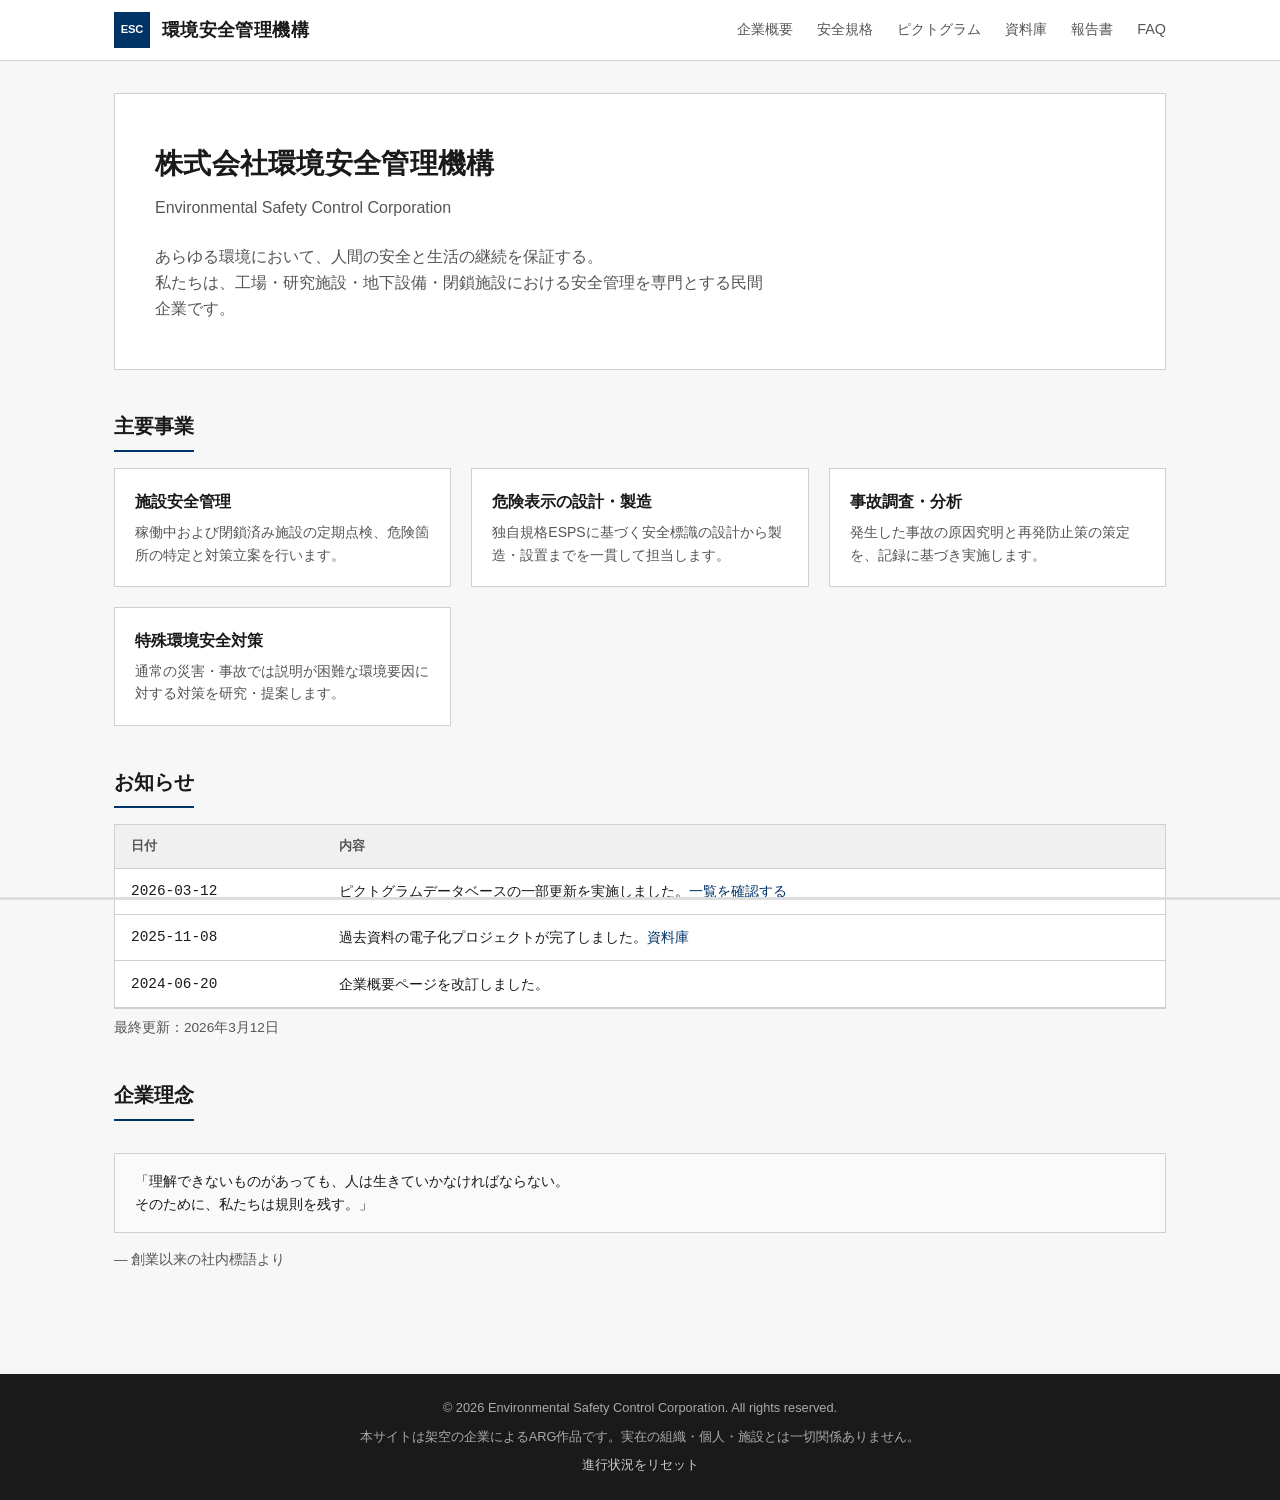
<file: index.html>
<!DOCTYPE html>
<html lang="ja">
<head>
  <meta charset="UTF-8">
  <meta name="viewport" content="width=device-width, initial-scale=1">
  <title>株式会社環境安全管理機構 | E.S.C.</title>
  <meta name="description" content="あらゆる環境において、人間の安全と生活の継続を保証する。施設安全管理・危険表示設計・事故調査分析。">
  <link rel="stylesheet" href="css/style.css">
</head>
<body>
  <header class="site-header">
    <div class="header-inner">
      <a href="index.html" class="logo">
        <span class="logo-mark">ESC</span>
        <span>環境安全管理機構</span>
      </a>
      <nav class="nav">
        <a href="about.html">企業概要</a>
        <a href="standards.html">安全規格</a>
        <a href="pictograms.html">ピクトグラム</a>
        <a href="archive.html">資料庫</a>
        <a href="reports.html">報告書</a>
        <a href="faq.html">FAQ</a>
      </nav>
    </div>
  </header>

  <main class="main">
    <section class="hero">
      <h1>株式会社環境安全管理機構</h1>
      <p class="tagline">Environmental Safety Control Corporation</p>
      <p>
        あらゆる環境において、人間の安全と生活の継続を保証する。<br>
        私たちは、工場・研究施設・地下設備・閉鎖施設における安全管理を専門とする民間企業です。
      </p>
    </section>

    <section class="section">
      <h2 class="section-title">主要事業</h2>
      <div class="card-grid">
        <div class="card">
          <h3>施設安全管理</h3>
          <p>稼働中および閉鎖済み施設の定期点検、危険箇所の特定と対策立案を行います。</p>
        </div>
        <div class="card">
          <h3>危険表示の設計・製造</h3>
          <p>独自規格ESPSに基づく安全標識の設計から製造・設置までを一貫して担当します。</p>
        </div>
        <div class="card">
          <h3>事故調査・分析</h3>
          <p>発生した事故の原因究明と再発防止策の策定を、記録に基づき実施します。</p>
        </div>
        <div class="card">
          <h3>特殊環境安全対策</h3>
          <p>通常の災害・事故では説明が困難な環境要因に対する対策を研究・提案します。</p>
        </div>
      </div>
    </section>

    <section class="section">
      <h2 class="section-title">お知らせ</h2>
      <div class="table-wrap">
        <table>
          <thead>
            <tr>
              <th>日付</th>
              <th>内容</th>
            </tr>
          </thead>
          <tbody>
            <tr>
              <td class="mono">2026-03-12</td>
              <td>ピクトグラムデータベースの一部更新を実施しました。<a href="pictograms.html">一覧を確認する</a></td>
            </tr>
            <tr>
              <td class="mono">2025-11-08</td>
              <td>過去資料の電子化プロジェクトが完了しました。<a href="archive.html">資料庫</a></td>
            </tr>
            <tr>
              <td class="mono">2024-06-20</td>
              <td>企業概要ページを改訂しました。</td>
            </tr>
            <tr id="update-log-row" class="hidden">
              <td class="mono">1998-11-17</td>
              <td>
                ESC-000：帰還標識　制定者：水野　<span class="badge badge-ok">水野：確認済み</span>
              </td>
            </tr>
          </tbody>
        </table>
      </div>
      <p class="small muted mt-1">最終更新：2026年3月12日</p>
    </section>

    <section class="section">
      <h2 class="section-title">企業理念</h2>
      <div class="notice">
        「理解できないものがあっても、人は生きていかなければならない。<br>
        そのために、私たちは規則を残す。」
      </div>
      <p class="muted small mt-2">— 創業以来の社内標語より</p>
    </section>
  </main>

  <footer class="site-footer">
    <p>© 2026 Environmental Safety Control Corporation. All rights reserved.</p>
    <p class="mt-1">本サイトは架空の企業によるARG作品です。実在の組織・個人・施設とは一切関係ありません。</p>
    <p class="mt-1"><a href="#" onclick="ESC.resetProgress();return false;">進行状況をリセット</a></p>
  </footer>

  <script src="js/main.js"></script>
  <script>
    document.addEventListener('DOMContentLoaded', () => {
      const row = document.getElementById('update-log-row');
      if (!row) return;

      // Temporary appearance of "水野：確認済み"
      // Shows only on the first visit to top after reconstruction, then disappears on reload.
      if (ESC.hasFlag('reconstructed_000') && !ESC.hasFlag('mizuno_confirm_seen')) {
        row.classList.remove('hidden');
        ESC.setFlag('mizuno_confirm_seen');
      } else {
        row.classList.add('hidden');
      }
    });
  </script>
</body>
</html>
</file>
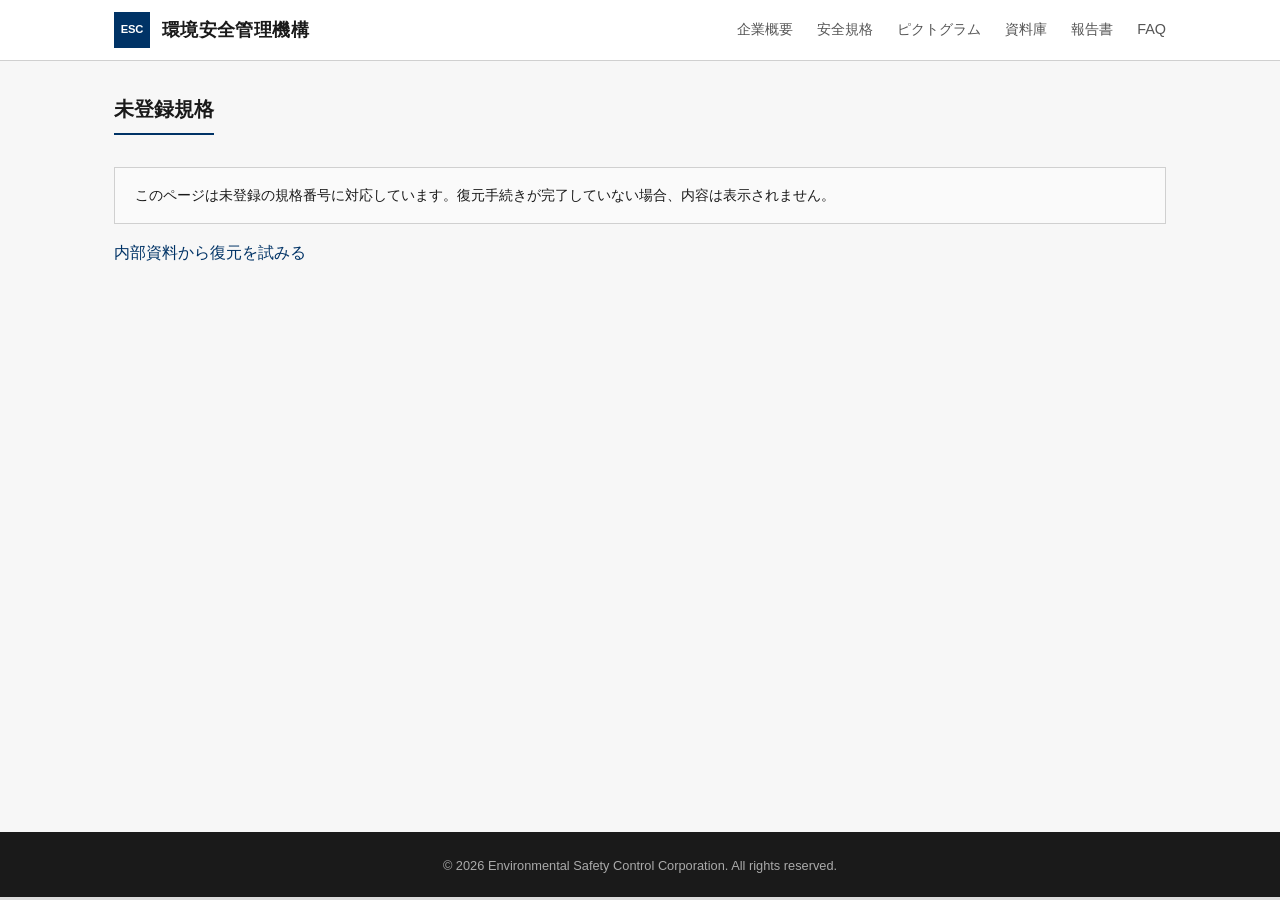
<file: 000.html>
<!DOCTYPE html>
<html lang="ja">
<head>
  <meta charset="UTF-8">
  <meta name="viewport" content="width=device-width, initial-scale=1">
  <title>ESC-000 帰還標識 | 株式会社環境安全管理機構</title>
  <link rel="stylesheet" href="css/style.css">
  <style>
    .handwritten-svg {
      filter: url(#paper-rough);
    }
    .secret-gate {
      max-width: 480px;
      margin: 2.5rem auto 0;
      padding: 1.5rem;
      border: 1px solid var(--border);
      background: var(--bg-alt);
      text-align: left;
    }
    .secret-gate h3 {
      font-size: 0.95rem;
      margin-bottom: 0.75rem;
    }
    .compare-note {
      font-size: 0.85rem;
      color: var(--text-muted);
      margin-top: 1rem;
      line-height: 1.6;
    }
  </style>
</head>
<body>
  <header class="site-header">
    <div class="header-inner">
      <a href="index.html" class="logo">
        <span class="logo-mark">ESC</span>
        <span>環境安全管理機構</span>
      </a>
      <nav class="nav">
        <a href="about.html">企業概要</a>
        <a href="standards.html">安全規格</a>
        <a href="pictograms.html">ピクトグラム</a>
        <a href="archive.html">資料庫</a>
        <a href="reports.html">報告書</a>
        <a href="faq.html">FAQ</a>
      </nav>
    </div>
  </header>

  <main class="main">
    <!-- Locked until reconstruction -->
    <div id="locked-view">
      <h1 class="section-title">未登録規格</h1>
      <div class="notice">
        このページは未登録の規格番号に対応しています。復元手続きが完了していない場合、内容は表示されません。
      </div>
      <p class="muted mt-2"><a href="internal.html">内部資料から復元を試みる</a></p>
    </div>

    <!-- TRUE END content -->
    <div id="unlocked-view" class="hidden">
      <div class="ending-screen">
        <h1>ESC-000　帰還標識</h1>

        <!-- Official SVG -->
        <div style="margin:1.5rem auto;width:150px;">
          <svg viewBox="0 0 100 100" xmlns="http://www.w3.org/2000/svg" style="width:100%;height:auto;">
            <!-- Left figure facing us -->
            <circle cx="32" cy="28" r="11" fill="none" stroke="#1a1a1a" stroke-width="2.5"/>
            <rect x="23" y="42" width="18" height="28" fill="none" stroke="#1a1a1a" stroke-width="2.5"/>
            <line x1="23" y1="52" x2="12" y2="68" stroke="#1a1a1a" stroke-width="2.5"/>
            <line x1="41" y1="52" x2="48" y2="64" stroke="#1a1a1a" stroke-width="2.5"/>
            <line x1="27" y1="70" x2="22" y2="90" stroke="#1a1a1a" stroke-width="2.5"/>
            <line x1="37" y1="70" x2="42" y2="90" stroke="#1a1a1a" stroke-width="2.5"/>
            <!-- Right figure turned away -->
            <circle cx="70" cy="28" r="11" fill="none" stroke="#1a1a1a" stroke-width="2.5"/>
            <rect x="61" y="42" width="18" height="28" fill="none" stroke="#1a1a1a" stroke-width="2.5"/>
            <line x1="61" y1="52" x2="54" y2="64" stroke="#1a1a1a" stroke-width="2.5"/>
            <line x1="79" y1="52" x2="88" y2="68" stroke="#1a1a1a" stroke-width="2.5"/>
            <line x1="65" y1="70" x2="60" y2="90" stroke="#1a1a1a" stroke-width="2.5"/>
            <line x1="75" y1="70" x2="80" y2="90" stroke="#1a1a1a" stroke-width="2.5"/>
            <line x1="66" y1="24" x2="74" y2="24" stroke="#1a1a1a" stroke-width="2"/>
          </svg>
        </div>

        <p class="mono">制定日：1998年11月17日</p>
        <p class="mono">制定者：水野</p>
        <p class="mono">適用条件：不明</p>
        <p class="mono">使用実績：記録なし</p>

        <div class="epilogue">
          <p>机上の図面と、同日の音声以外に、制定経緯を示す文書はない。</p>
          <p class="mt-2">図面の人物は二人。一方は正面、一方は背を向けている。</p>
        </div>

        <p class="mt-3 muted small">TRUE END — 帰還者</p>
        <p class="mt-2"><a href="index.html" id="back-to-top">トップページへ戻る</a></p>
      </div>

      <!-- Secret gate: stricter conditions -->
      <div class="secret-gate" id="secret-gate">
        <h3>記録照合</h3>
        <p class="small" style="margin-bottom:0.5rem;">
         「誰のためのものでもないさ。」
        </p>
        <div class="puzzle-input">
          <input type="text" id="secret-input" placeholder="例：……" maxlength="20" autocomplete="off">
          <button type="button" onclick="trySecretUnlock()">照会</button>
        </div>
        <div class="puzzle-feedback" id="secret-feedback"></div>
      </div>

      <!-- SECRET END content (hidden until unlocked) -->
      <div id="secret-section" class="hidden" style="margin-top:2.5rem;">
        <div class="paper scan">
          <div class="doc-header">
            <h1>追加資料 — 手書き図形</h1>
            <div class="doc-meta-line">出所：佐伯 個人保管箱　推定時期：2003年頃　正式登録なし</div>
          </div>

          <p>机の上に残されていた図面とは別に、佐伯の保管資料から手書きの紙片が発見された。</p>
          <p class="mt-1">公式の ESC-000 とよく似ているが、同じものではない。</p>

          <!-- Handwritten version: hands connected -->
          <div style="margin:1.75rem auto;width:160px;text-align:center;">
            <svg viewBox="0 0 100 100" xmlns="http://www.w3.org/2000/svg" style="width:100%;height:auto;">
              <!-- slight irregularity to feel handwritten -->
              <circle cx="30" cy="27" r="11" fill="none" stroke="#2a2a2a" stroke-width="2.2"/>
              <rect x="21" y="40" width="18" height="27" fill="none" stroke="#2a2a2a" stroke-width="2.2"/>
              <line x1="21" y1="50" x2="11" y2="66" stroke="#2a2a2a" stroke-width="2.2"/>
              <!-- left arm extended toward center -->
              <line x1="39" y1="50" x2="48" y2="54" stroke="#2a2a2a" stroke-width="2.2"/>
              <line x1="25" y1="67" x2="20" y2="88" stroke="#2a2a2a" stroke-width="2.2"/>
              <line x1="35" y1="67" x2="40" y2="88" stroke="#2a2a2a" stroke-width="2.2"/>

              <circle cx="70" cy="27" r="11" fill="none" stroke="#2a2a2a" stroke-width="2.2"/>
              <rect x="61" y="40" width="18" height="27" fill="none" stroke="#2a2a2a" stroke-width="2.2"/>
              <!-- right arm extended toward center -->
              <line x1="61" y1="50" x2="52" y2="54" stroke="#2a2a2a" stroke-width="2.2"/>
              <line x1="79" y1="50" x2="88" y2="66" stroke="#2a2a2a" stroke-width="2.2"/>
              <line x1="65" y1="67" x2="60" y2="88" stroke="#2a2a2a" stroke-width="2.2"/>
              <line x1="75" y1="67" x2="80" y2="88" stroke="#2a2a2a" stroke-width="2.2"/>

              <!-- connected hands (the key difference) -->
              <line x1="48" y1="54" x2="52" y2="54" stroke="#2a2a2a" stroke-width="2.4"/>
              <!-- small overlapping mark suggesting joined hands -->
              <circle cx="50" cy="54" r="2.5" fill="none" stroke="#2a2a2a" stroke-width="1.6"/>
            </svg>
          </div>

          <p class="compare-note">
            規格番号なし。制定記録なし。
          </p>

          
          </div>

          <p class="mt-3 muted small" style="text-align:center;">SECRET END — 未完了</p>
        </div>

        <!-- Further quiet layer — only under deeper conditions -->
        <div id="deeper-quiet" class="hidden" style="margin-top:2rem;">
          <div class="paper scan" style="opacity:0.95;">
            <div class="doc-header">
              <h1 style="font-size:0.9rem;color:#555;">（追記）</h1>
              <div class="doc-meta-line">日付なし　筆跡は佐伯のメモと一致しない</div>
            </div>
            <div class="handwritten" style="font-size:0.92rem;">
              <p>繋がっていても、同じ場所にいるとは限らない。</p>
              <p class="mt-2">離れていても、残されていることはある。</p>
              <p class="mt-2">どちらが正しいか、ここでは決めない。</p>
            </div>
            <p class="muted small mt-2" style="text-align:right;">—</p>
          </div>
          <p class="text-center mt-2">
            <button type="button" class="small" style="background:none;border:none;color:#888;cursor:pointer;font-size:0.8rem;" onclick="openDoc('fragment_note')">…</button>
          </p>
        </div>
      </div>
    </div>
  </main>

  <footer class="site-footer">
    <p>© 2026 Environmental Safety Control Corporation. All rights reserved.</p>
  </footer>

  <script src="js/main.js"></script>
  <script src="js/documents.js"></script>
  <script>
    function canShowDeeper() {
      // Secret reached + both supporting docs collected
      return ESC.hasFlag('viewed_secret_end')
        && ESC.hasDoc('audio_transcript')
        && ESC.hasDoc('folklore01');
    }

    function showDeeperIfReady() {
      const deeper = document.getElementById('deeper-quiet');
      if (!deeper) return;
      if (canShowDeeper()) {
        deeper.classList.remove('hidden');
        ESC.setFlag('deeper_layer');
      }
    }

    document.addEventListener('DOMContentLoaded', () => {
      if (ESC.hasFlag('reconstructed_000')) {
        document.getElementById('locked-view').classList.add('hidden');
        document.getElementById('unlocked-view').classList.remove('hidden');
        ESC.setFlag('viewed_true_end');

        if (ESC.hasFlag('viewed_secret_end')) {
          document.getElementById('secret-gate').classList.add('hidden');
          document.getElementById('secret-section').classList.remove('hidden');
        }

        // Always re-check deeper on load (fixes "opened docs after secret" case)
        showDeeperIfReady();
      }
    });

    function trySecretUnlock() {
      const input = document.getElementById('secret-input').value.trim();
      const fb = document.getElementById('secret-feedback');

      const hasLetter = ESC.hasFlag('found_saeki_letter') || ESC.hasDoc('saeki_letter');
      const hasRoster = ESC.hasDoc('roster');

      if (!hasLetter || !hasRoster) {
        fb.className = 'puzzle-feedback ng';
        fb.textContent = '必要な資料が不足しています。佐伯のメモと勤務関連資料を確認してください。';
        return;
      }

      const ok = ESC.checkAnswer('secret_chair', input, [
        '椅子', 'いす', 'イス', '一つ椅子', '椅子を置く', '空席', '空席を残す', '空いた椅子', '椅子一つ'
      ]);

      if (ok) {
        fb.className = 'puzzle-feedback ok';
        fb.textContent = '照会が許可されました。';
        ESC.setFlag('viewed_secret_end');
        document.getElementById('secret-gate').classList.add('hidden');
        document.getElementById('secret-section').classList.remove('hidden');
        document.getElementById('secret-section').scrollIntoView({ behavior: 'smooth', block: 'start' });
        showDeeperIfReady();
      } else {
        fb.className = 'puzzle-feedback ng';
        fb.textContent = '一致する記録が見つかりません。';
      }
    }
  </script>
</body>
</html>
</file>
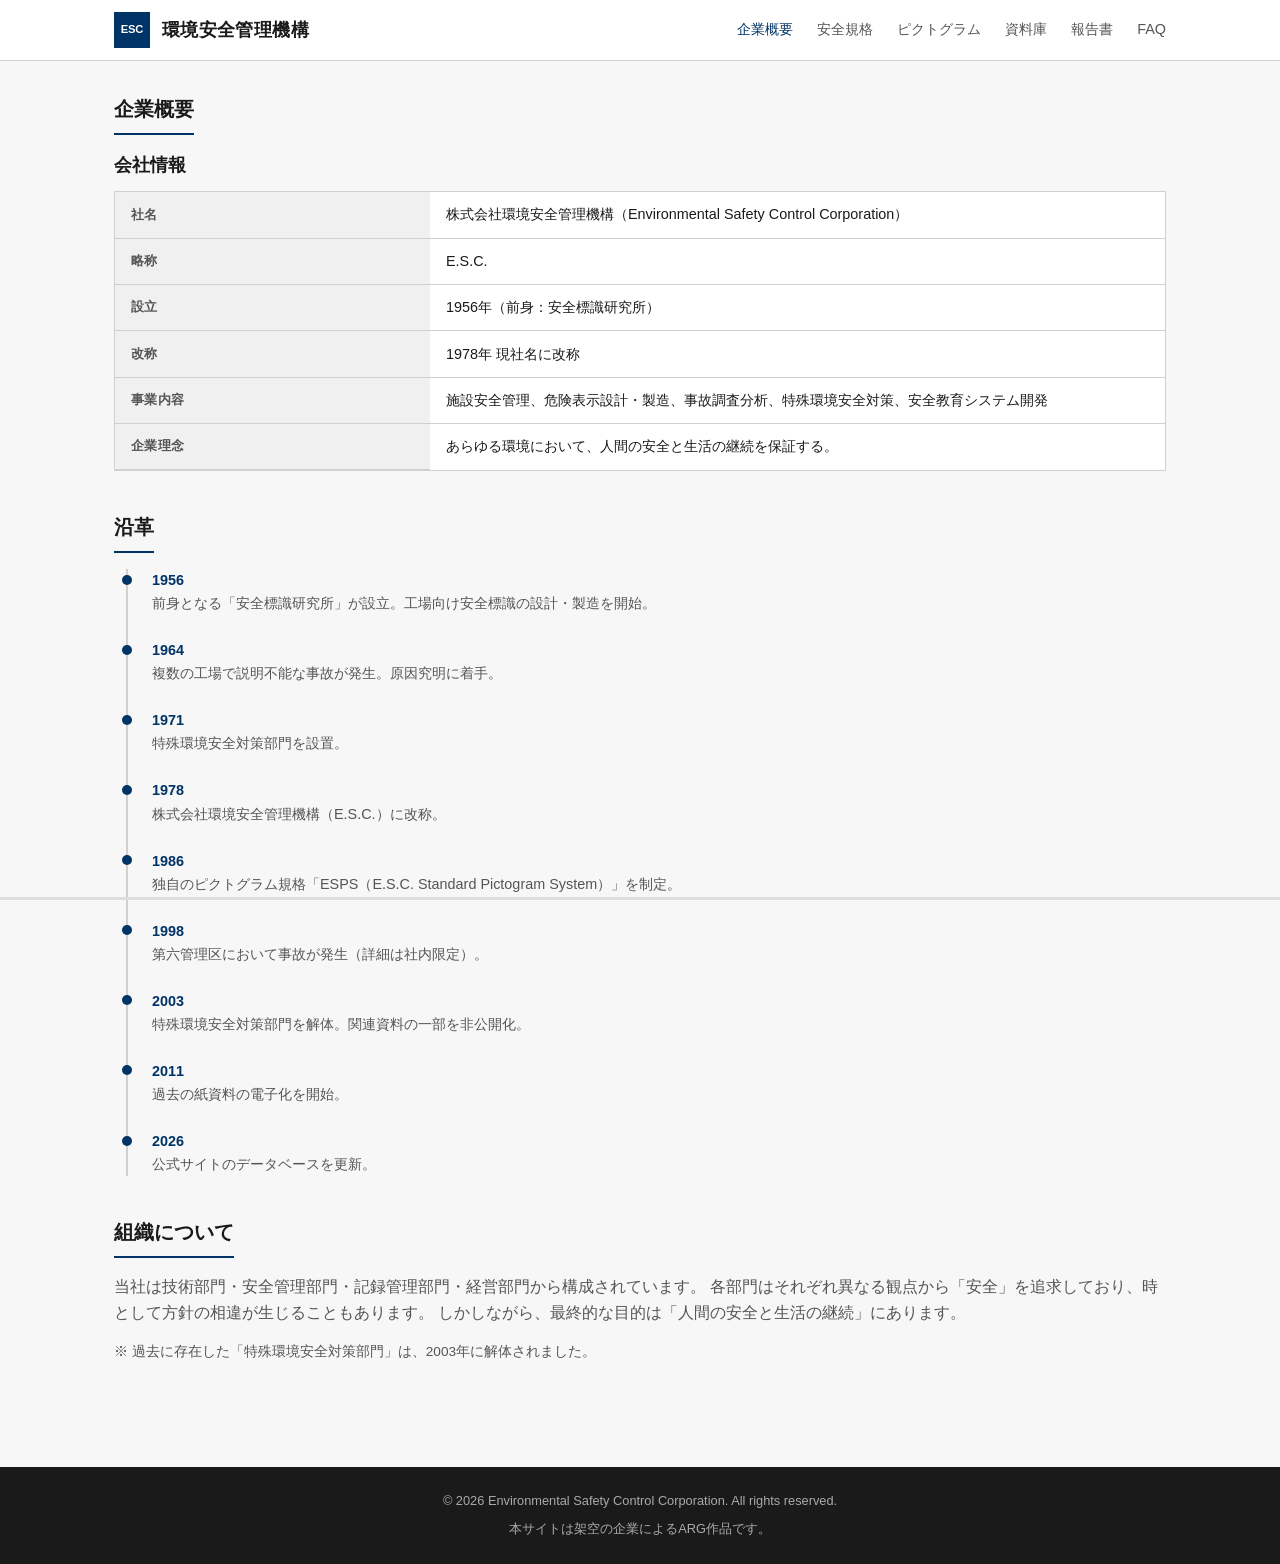
<file: about.html>
<!DOCTYPE html>
<html lang="ja">
<head>
  <meta charset="UTF-8">
  <meta name="viewport" content="width=device-width, initial-scale=1">
  <title>企業概要 | 株式会社環境安全管理機構</title>
  <link rel="stylesheet" href="css/style.css">
</head>
<body>
  <header class="site-header">
    <div class="header-inner">
      <a href="index.html" class="logo">
        <span class="logo-mark">ESC</span>
        <span>環境安全管理機構</span>
      </a>
      <nav class="nav">
        <a href="about.html">企業概要</a>
        <a href="standards.html">安全規格</a>
        <a href="pictograms.html">ピクトグラム</a>
        <a href="archive.html">資料庫</a>
        <a href="reports.html">報告書</a>
        <a href="faq.html">FAQ</a>
      </nav>
    </div>
  </header>

  <main class="main">
    <h1 class="section-title">企業概要</h1>

    <section class="section">
      <h2 style="font-size:1.1rem;margin-bottom:0.75rem;">会社情報</h2>
      <div class="table-wrap">
        <table>
          <tr><th style="width:30%">社名</th><td>株式会社環境安全管理機構（Environmental Safety Control Corporation）</td></tr>
          <tr><th>略称</th><td>E.S.C.</td></tr>
          <tr><th>設立</th><td>1956年（前身：安全標識研究所）</td></tr>
          <tr><th>改称</th><td>1978年 現社名に改称</td></tr>
          <tr><th>事業内容</th><td>施設安全管理、危険表示設計・製造、事故調査分析、特殊環境安全対策、安全教育システム開発</td></tr>
          <tr><th>企業理念</th><td>あらゆる環境において、人間の安全と生活の継続を保証する。</td></tr>
        </table>
      </div>
    </section>

    <section class="section">
      <h2 class="section-title">沿革</h2>
      <div class="timeline">
        <div class="timeline-item">
          <div class="timeline-year">1956</div>
          <div class="timeline-event">前身となる「安全標識研究所」が設立。工場向け安全標識の設計・製造を開始。</div>
        </div>
        <div class="timeline-item">
          <div class="timeline-year">1964</div>
          <div class="timeline-event">複数の工場で説明不能な事故が発生。原因究明に着手。</div>
        </div>
        <div class="timeline-item">
          <div class="timeline-year">1971</div>
          <div class="timeline-event">特殊環境安全対策部門を設置。</div>
        </div>
        <div class="timeline-item">
          <div class="timeline-year">1978</div>
          <div class="timeline-event">株式会社環境安全管理機構（E.S.C.）に改称。</div>
        </div>
        <div class="timeline-item">
          <div class="timeline-year">1986</div>
          <div class="timeline-event">独自のピクトグラム規格「ESPS（E.S.C. Standard Pictogram System）」を制定。</div>
        </div>
        <div class="timeline-item">
          <div class="timeline-year">1998</div>
          <div class="timeline-event">第六管理区において事故が発生（詳細は社内限定）。</div>
        </div>
        <div class="timeline-item">
          <div class="timeline-year">2003</div>
          <div class="timeline-event">特殊環境安全対策部門を解体。関連資料の一部を非公開化。</div>
        </div>
        <div class="timeline-item">
          <div class="timeline-year">2011</div>
          <div class="timeline-event">過去の紙資料の電子化を開始。</div>
        </div>
        <div class="timeline-item">
          <div class="timeline-year">2026</div>
          <div class="timeline-event">公式サイトのデータベースを更新。</div>
        </div>
      </div>
    </section>

    <section class="section">
      <h2 class="section-title">組織について</h2>
      <p class="muted">
        当社は技術部門・安全管理部門・記録管理部門・経営部門から構成されています。
        各部門はそれぞれ異なる観点から「安全」を追求しており、時として方針の相違が生じることもあります。
        しかしながら、最終的な目的は「人間の安全と生活の継続」にあります。
      </p>
      <p class="muted mt-2 small">
        ※ 過去に存在した「特殊環境安全対策部門」は、2003年に解体されました。
      </p>
    </section>
  </main>

  <footer class="site-footer">
    <p>© 2026 Environmental Safety Control Corporation. All rights reserved.</p>
    <p class="mt-1">本サイトは架空の企業によるARG作品です。</p>
  </footer>
  <script src="js/main.js"></script>
</body>
</html>
</file>
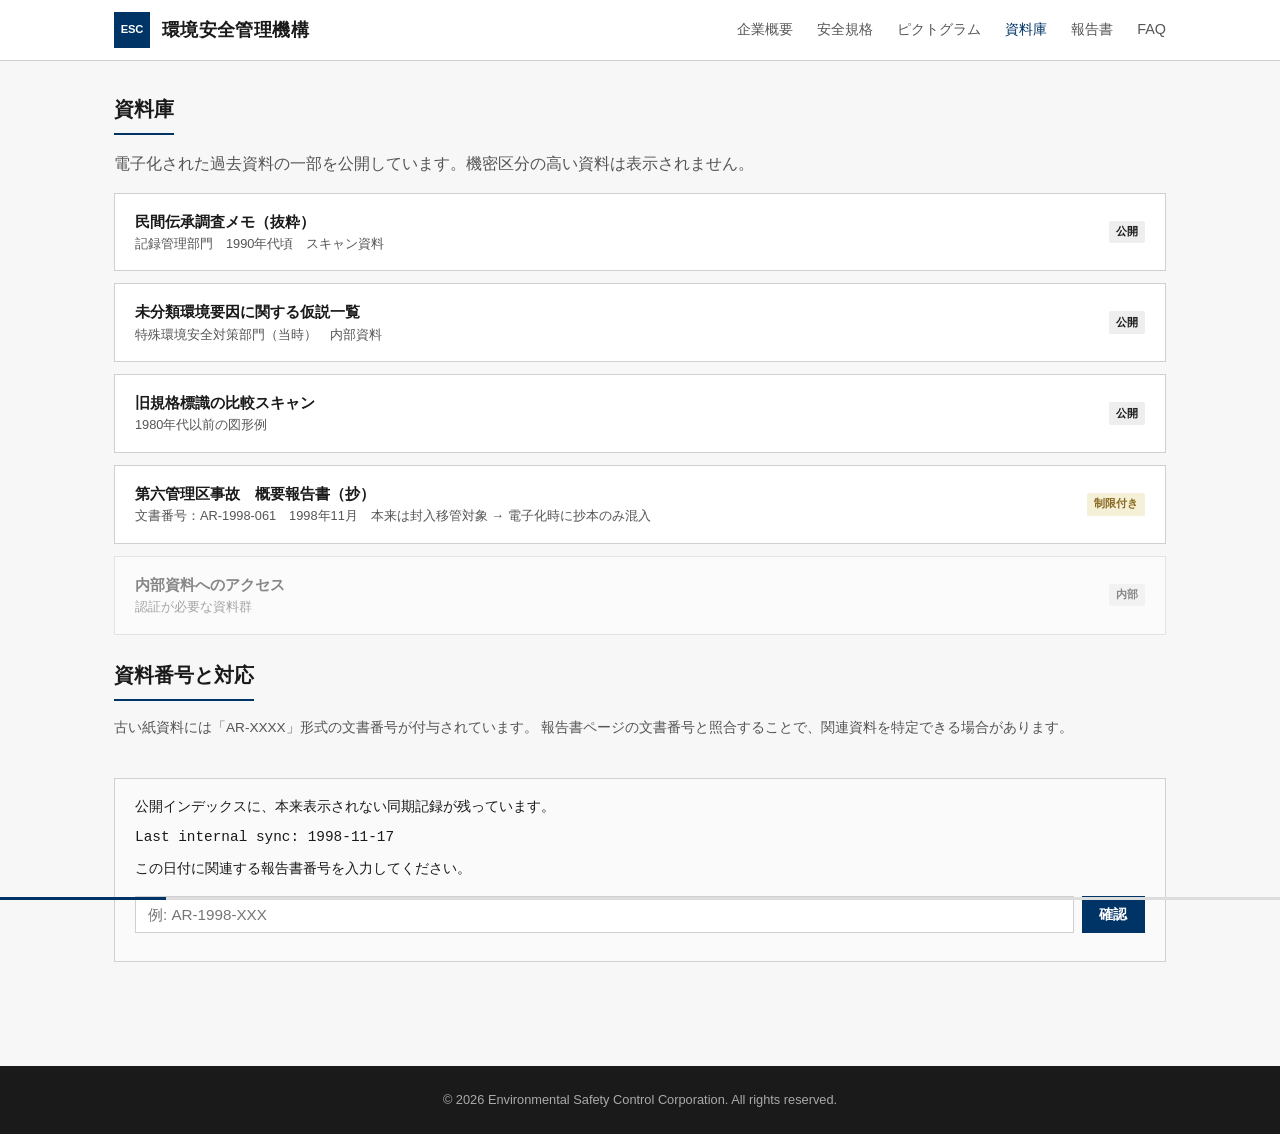
<file: archive.html>
<!DOCTYPE html>
<html lang="ja">
<head>
  <meta charset="UTF-8">
  <meta name="viewport" content="width=device-width, initial-scale=1">
  <title>資料庫 | 株式会社環境安全管理機構</title>
  <link rel="stylesheet" href="css/style.css">
</head>
<body>
  <header class="site-header">
    <div class="header-inner">
      <a href="index.html" class="logo">
        <span class="logo-mark">ESC</span>
        <span>環境安全管理機構</span>
      </a>
      <nav class="nav">
        <a href="about.html">企業概要</a>
        <a href="standards.html">安全規格</a>
        <a href="pictograms.html">ピクトグラム</a>
        <a href="archive.html">資料庫</a>
        <a href="reports.html">報告書</a>
        <a href="faq.html">FAQ</a>
      </nav>
    </div>
  </header>

  <main class="main">
    <h1 class="section-title">資料庫</h1>
    <p class="muted mb-2">
      電子化された過去資料の一部を公開しています。機密区分の高い資料は表示されません。
    </p>

    <div class="doc-list" id="doc-list">
      <div class="doc-item" onclick="openDoc('folklore01')">
        <div>
          <div class="doc-title">民間伝承調査メモ（抜粋）</div>
          <div class="doc-meta">記録管理部門　1990年代頃　スキャン資料</div>
        </div>
        <span class="badge">公開</span>
      </div>

      <div class="doc-item" onclick="openDoc('hypotheses')">
        <div>
          <div class="doc-title">未分類環境要因に関する仮説一覧</div>
          <div class="doc-meta">特殊環境安全対策部門（当時）　内部資料</div>
        </div>
        <span class="badge">公開</span>
      </div>

      <div class="doc-item" onclick="openDoc('old_pictogram')">
        <div>
          <div class="doc-title">旧規格標識の比較スキャン</div>
          <div class="doc-meta">1980年代以前の図形例</div>
        </div>
        <span class="badge">公開</span>
      </div>

      <div class="doc-item" id="doc-accident" onclick="openDoc('accident_summary')">
        <div>
          <div class="doc-title">第六管理区事故　概要報告書（抄）</div>
          <div class="doc-meta">文書番号：AR-1998-061　1998年11月　本来は封入移管対象 → 電子化時に抄本のみ混入</div>
        </div>
        <span class="badge badge-warn">制限付き</span>
      </div>

      <div class="doc-item locked" id="doc-internal-link" data-require="unlocked_internal">
        <div>
          <div class="doc-title">内部資料へのアクセス</div>
          <div class="doc-meta">認証が必要な資料群</div>
        </div>
        <span class="badge">内部</span>
      </div>
    </div>

    <section class="section mt-3">
      <h2 class="section-title">資料番号と対応</h2>
      <p class="muted small">
        古い紙資料には「AR-XXXX」形式の文書番号が付与されています。
        報告書ページの文書番号と照合することで、関連資料を特定できる場合があります。
      </p>
    </section>

    <!-- Hidden puzzle trigger area -->
    <section class="section" id="archive-puzzle" style="display:none;">
      <div class="notice">
        <p>公開インデックスに、本来表示されない同期記録が残っています。</p>
        <p class="mono mt-1">Last internal sync: 1998-11-17</p>
        <p class="mt-1">この日付に関連する報告書番号を入力してください。</p>
        <div class="puzzle-input">
          <input type="text" id="archive-code" placeholder="例: AR-1998-XXX" maxlength="20">
          <button onclick="tryArchiveUnlock()">確認</button>
        </div>
        <div class="puzzle-feedback" id="archive-feedback"></div>
      </div>
    </section>
  </main>

  <footer class="site-footer">
    <p>© 2026 Environmental Safety Control Corporation. All rights reserved.</p>
  </footer>
  <script src="js/main.js"></script>
  <script src="js/documents.js"></script>
  <script>
    document.addEventListener('DOMContentLoaded', () => {
      ESC.setFlag('found_archive');
      // Show puzzle if accident not yet fully unlocked but archive visited
      if (!ESC.hasFlag('unlocked_internal')) {
        document.getElementById('archive-puzzle').style.display = 'block';
      }
      // If internal unlocked, make the link work
      if (ESC.hasFlag('unlocked_internal')) {
        const link = document.getElementById('doc-internal-link');
        if (link) {
          link.classList.remove('locked');
          link.onclick = () => location.href = 'internal.html';
        }
      }
    });

    function tryArchiveUnlock() {
      const val = document.getElementById('archive-code').value.trim();
      // Answer is AR-1998-061 or similar derived from staff count / date
      // From reports: the report code is AR-1998-061 (6 people, 11/17 → derived)
      const ok = ESC.checkAnswer('archive_unlock', val, ['AR-1998-061', 'AR1998061', '1998-061', 'AR-061']);
      const fb = document.getElementById('archive-feedback');
      if (ok) {
        fb.className = 'puzzle-feedback ok';
        fb.textContent = '資料番号が一致しました。内部資料へのアクセスが許可されます。';
        ESC.setFlag('unlocked_internal');
        ESC.setFlag('found_accident');
        setTimeout(() => location.href = 'internal.html', 1200);
      } else {
        fb.className = 'puzzle-feedback ng';
        fb.textContent = '一致する資料番号が見つかりません。報告書ページの文書番号を確認してください。';
      }
    }
  </script>
</body>
</html>
</file>
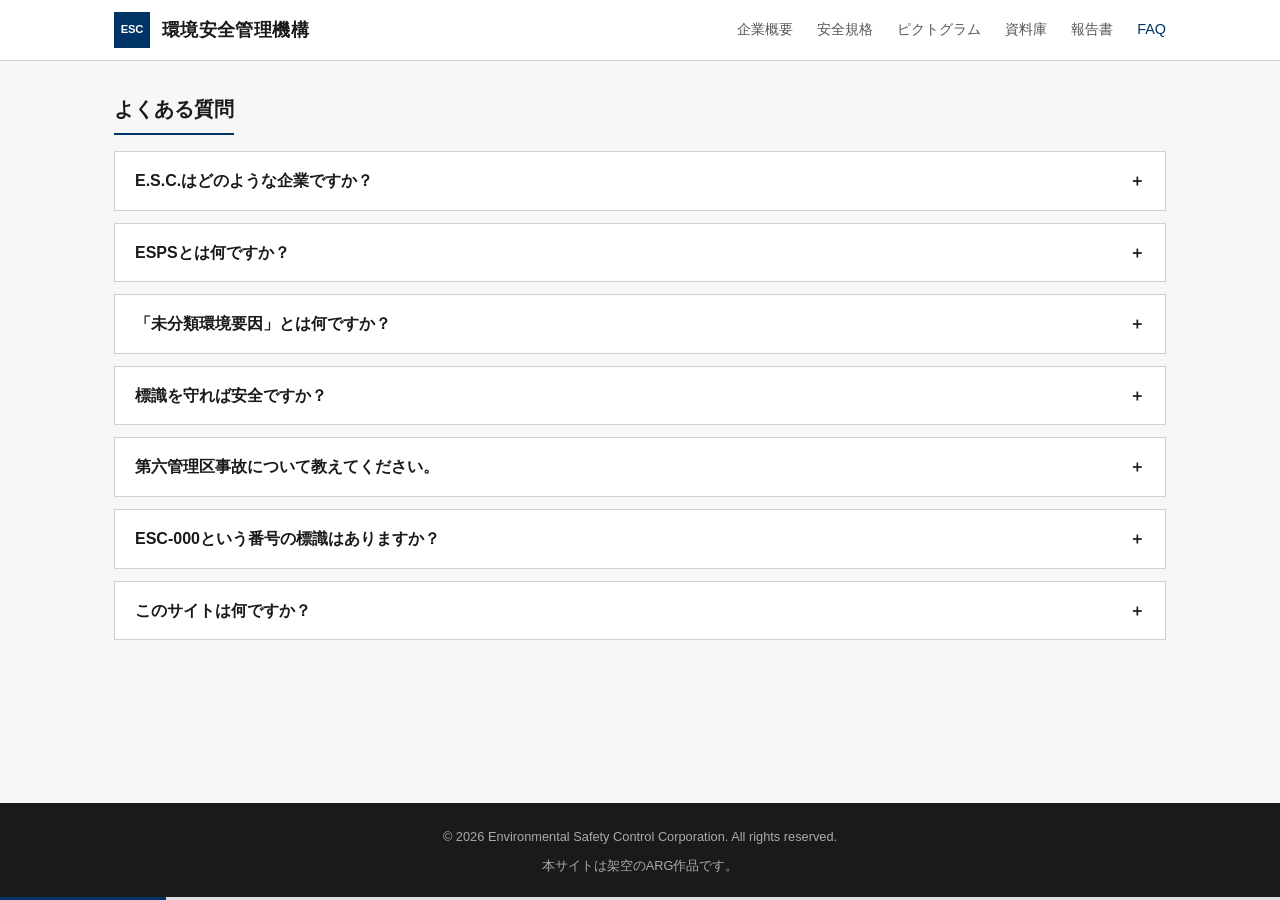
<file: faq.html>
<!DOCTYPE html>
<html lang="ja">
<head>
  <meta charset="UTF-8">
  <meta name="viewport" content="width=device-width, initial-scale=1">
  <title>よくある質問 | 株式会社環境安全管理機構</title>
  <link rel="stylesheet" href="css/style.css">
</head>
<body>
  <header class="site-header">
    <div class="header-inner">
      <a href="index.html" class="logo">
        <span class="logo-mark">ESC</span>
        <span>環境安全管理機構</span>
      </a>
      <nav class="nav">
        <a href="about.html">企業概要</a>
        <a href="standards.html">安全規格</a>
        <a href="pictograms.html">ピクトグラム</a>
        <a href="archive.html">資料庫</a>
        <a href="reports.html">報告書</a>
        <a href="faq.html">FAQ</a>
      </nav>
    </div>
  </header>

  <main class="main">
    <h1 class="section-title">よくある質問</h1>

    <div class="faq-item">
      <div class="faq-q">E.S.C.はどのような企業ですか？ <span>＋</span></div>
      <div class="faq-a">
        工場、研究施設、地下設備、閉鎖施設などの安全管理を請け負う民間企業です。
        危険表示の設計・製造、事故調査、特殊環境に関する安全対策も行っています。
      </div>
    </div>

    <div class="faq-item">
      <div class="faq-q">ESPSとは何ですか？ <span>＋</span></div>
      <div class="faq-a">
        E.S.C. Standard Pictogram Systemの略称です。1986年に制定された当社独自の安全標識体系で、
        禁止・保護・警告・未分類の4分類からなります。詳細は「安全規格」および「ピクトグラム」ページをご覧ください。
      </div>
    </div>

    <div class="faq-item">
      <div class="faq-q">「未分類環境要因」とは何ですか？ <span>＋</span></div>
      <div class="faq-a">
        通常の事故・災害・人為的ミスでは説明が困難な、空間認識や人数認識に関わる事象を、社内で便宜的に呼ぶ際の用語です。
        原因の特定には至っておらず、複数の仮説が並存しています。統一的な科学的定義は存在しません。
      </div>
    </div>

    <div class="faq-item">
      <div class="faq-q">標識を守れば安全ですか？ <span>＋</span></div>
      <div class="faq-a">
        標識は過去の経験則に基づく行動指針です。遵守によりリスクが低減される可能性はありますが、
        すべての状況における絶対的な安全を保証するものではありません。
        標識を守ったにもかかわらず行方不明となった事例、守らなかったにもかかわらず無事であった事例の両方が記録されています。
      </div>
    </div>

    <div class="faq-item">
      <div class="faq-q">第六管理区事故について教えてください。 <span>＋</span></div>
      <div class="faq-a">
        1998年11月17日、当社管理下の地下施設で発生した行方不明事案です。
        公式見解では「未分類環境要因による一時的な認識混乱」とされています。
        詳細な公開資料は報告書ページおよび資料庫を参照してください。
      </div>
    </div>

    <div class="faq-item">
      <div class="faq-q">ESC-000という番号の標識はありますか？ <span>＋</span></div>
      <div class="faq-a">
        公開データベースには登録されていません。未登録または制定プロセスが特殊な標識については、
        通常の一覧に表示されない場合があります。
      </div>
    </div>

    <div class="faq-item">
      <div class="faq-q">このサイトは何ですか？ <span>＋</span></div>
      <div class="faq-a">
        本サイトは架空の企業「株式会社環境安全管理機構」を舞台とした、完全にフィクションのARG（代替現実ゲーム）作品です。
        実在の企業・個人・施設・事件とは一切関係ありません。プレイヤーに実在の場所への訪問や、実在の人物への接触を求めることはありません。
      </div>
    </div>

    <div class="faq-item hidden" id="quiet-faq">
      <div class="faq-q">…… <span>＋</span></div>
      <div class="faq-a">
        残されているものと、残されなかったもののあいだに、はっきりした境界があるとは限りません。
      </div>
    </div>
  </main>

  <footer class="site-footer">
    <p>© 2026 Environmental Safety Control Corporation. All rights reserved.</p>
    <p class="mt-1">本サイトは架空のARG作品です。</p>
  </footer>
  <script src="js/main.js"></script>
  <script>
    document.addEventListener('DOMContentLoaded', () => {
      if (ESC.hasFlag('deeper_layer')) {
        const q = document.getElementById('quiet-faq');
        if (q) q.classList.remove('hidden');
      }
    });
  </script>
</body>
</html>
</file>
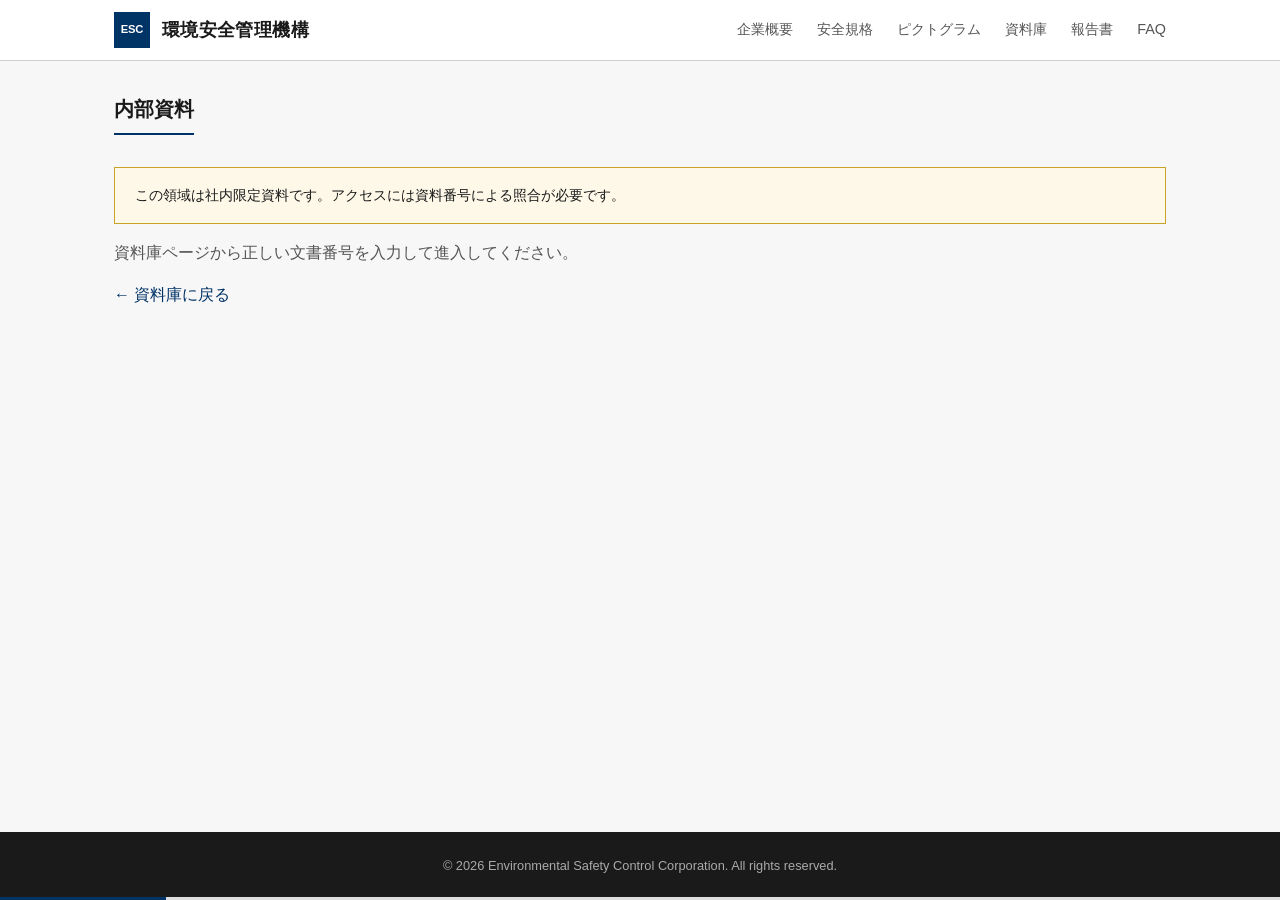
<file: internal.html>
<!DOCTYPE html>
<html lang="ja">
<head>
  <meta charset="UTF-8">
  <meta name="viewport" content="width=device-width, initial-scale=1">
  <title>内部資料 | 株式会社環境安全管理機構</title>
  <link rel="stylesheet" href="css/style.css">
</head>
<body>
  <header class="site-header">
    <div class="header-inner">
      <a href="index.html" class="logo">
        <span class="logo-mark">ESC</span>
        <span>環境安全管理機構</span>
      </a>
      <nav class="nav">
        <a href="about.html">企業概要</a>
        <a href="standards.html">安全規格</a>
        <a href="pictograms.html">ピクトグラム</a>
        <a href="archive.html">資料庫</a>
        <a href="reports.html">報告書</a>
        <a href="faq.html">FAQ</a>
      </nav>
    </div>
  </header>

  <main class="main">
    <div id="gate" class="section">
      <h1 class="section-title">内部資料</h1>
      <div class="notice warn">
        この領域は社内限定資料です。アクセスには資料番号による照合が必要です。
      </div>
      <p class="muted">資料庫ページから正しい文書番号を入力して進入してください。</p>
      <p class="mt-2"><a href="archive.html">← 資料庫に戻る</a></p>
    </div>

    <div id="content" class="hidden">
      <h1 class="section-title">内部資料 — 第六管理区関連</h1>
      <div class="notice danger" style="margin-bottom:1.25rem;">
        公開アーカイブ外　／　一部は添付却下　／　一部は封入移管
      </div>
      <p class="muted mb-2">AR-1998-061 系列</p>

      <div class="doc-list">
        <div class="doc-item" onclick="openDoc('saeki_letter')">
          <div>
            <div class="doc-title">佐伯　個人保管資料（退職時メモ）</div>
            <div class="doc-meta">2003年3月　個人保管箱より</div>
          </div>
          <span class="badge badge-warn">非公式</span>
        </div>

        <div class="doc-item" onclick="openDoc('roster')">
          <div>
            <div class="doc-title">勤務表・退勤記録　詳細照合</div>
            <div class="doc-meta">AR-1998-061-A</div>
          </div>
          <span class="badge">内部</span>
        </div>

        <div class="doc-item" onclick="openDoc('audio_transcript')">
          <div>
            <div class="doc-title">管理室音声　完全書き起こし</div>
            <div class="doc-meta">03:10〜03:20頃</div>
          </div>
          <span class="badge">内部</span>
        </div>

        <div class="doc-item" onclick="openDoc('control_room_note')">
          <div>
            <div class="doc-title">管理室　手書きメモ（回収物）</div>
            <div class="doc-meta">机の裏側から回収　添付却下</div>
          </div>
          <span class="badge badge-warn">未添付</span>
        </div>

        <div class="doc-item" onclick="openDoc('sealed_transfer')">
          <div>
            <div class="doc-title">資料移管記録（特殊環境・解体時）</div>
            <div class="doc-meta">2003年3月　保管庫B　インデックス漏れ</div>
          </div>
          <span class="badge badge-danger">封入</span>
        </div>
      </div>

      <section class="section mt-3">
        <h2 class="section-title">ESC-■■■ 復元</h2>
        <p class="muted">
          佐伯のメモおよび音声記録から、水野が残した図形の特徴が読み取れます。
        </p>
        <ul style="padding-left:1.25rem;color:var(--text-muted);margin:1rem 0;">
          <li>人間が二人描かれている</li>
          <li>片方はこちらを向いている</li>
          <li>もう片方はこちらを向いていない</li>
          <li>「これなら、迷わないと思う」</li>
        </ul>
        <p class="muted">
          この図形を「帰還標識」として認識し、規格番号 ESC-■■■ として復元しますか？
        </p>
        <div class="puzzle-input mt-2">
          <button onclick="reconstruct000()">ESC-■■■ を復元する</button>
        </div>
        <div class="puzzle-feedback" id="recon-feedback"></div>
      </section>

      <section class="section mt-3">
        <p><a href="000.html">→ 未登録規格ページへ</a></p>
      </section>
    </div>
  </main>

  <footer class="site-footer">
    <p>© 2026 Environmental Safety Control Corporation. All rights reserved.</p>
  </footer>
  <script src="js/main.js"></script>
  <script src="js/documents.js"></script>
  <script>
    document.addEventListener('DOMContentLoaded', () => {
      if (ESC.hasFlag('unlocked_internal')) {
        document.getElementById('gate').classList.add('hidden');
        document.getElementById('content').classList.remove('hidden');
      }
      if (ESC.hasFlag('reconstructed_000')) {
                document.getElementById('recon-feedback').className = 'puzzle-feedback ok';
        document.getElementById('recon-feedback').textContent = 'ESC-000 は既に復元されています。';
      }
    });

    function reconstruct000() {
      if (!ESC.hasFlag('found_saeki_letter') && !ESC.hasDoc('saeki_letter')) {
        document.getElementById('recon-feedback').className = 'puzzle-feedback ng';
        document.getElementById('recon-feedback').textContent = '根拠資料が不足しています。';
        return;
      }
      ESC.setFlag('reconstructed_000');
      ESC.setFlag('found_esc000_desc');
      document.getElementById('recon-feedback').className = 'puzzle-feedback ok';
      document.getElementById('recon-feedback').textContent = 'ESC-000「帰還標識」を復元しました。 ■■■■が更新されました。';
            setTimeout(() => {
        location.href = '000.html';
      }, 2200);
    }
  </script>
</body>
</html>
</file>
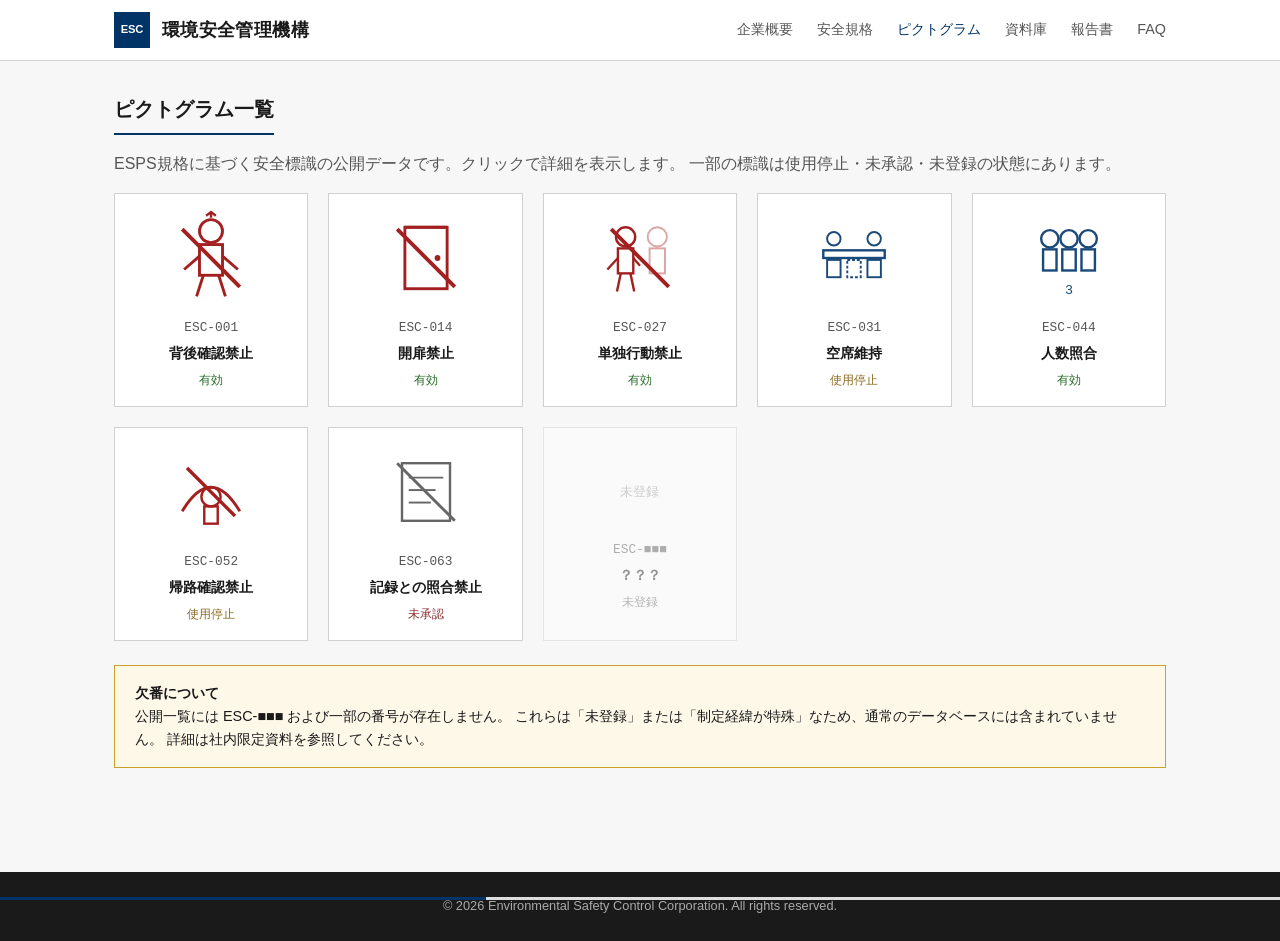
<file: pictograms.html>
<!DOCTYPE html>
<html lang="ja">
<head>
  <meta charset="UTF-8">
  <meta name="viewport" content="width=device-width, initial-scale=1">
  <title>ピクトグラム一覧 | 株式会社環境安全管理機構</title>
  <link rel="stylesheet" href="css/style.css">
</head>
<body>
  <header class="site-header">
    <div class="header-inner">
      <a href="index.html" class="logo">
        <span class="logo-mark">ESC</span>
        <span>環境安全管理機構</span>
      </a>
      <nav class="nav">
        <a href="about.html">企業概要</a>
        <a href="standards.html">安全規格</a>
        <a href="pictograms.html">ピクトグラム</a>
        <a href="archive.html">資料庫</a>
        <a href="reports.html">報告書</a>
        <a href="faq.html">FAQ</a>
      </nav>
    </div>
  </header>

  <main class="main">
    <h1 class="section-title">ピクトグラム一覧</h1>
    <p class="muted mb-2">
      ESPS規格に基づく安全標識の公開データです。クリックで詳細を表示します。
      一部の標識は使用停止・未承認・未登録の状態にあります。
    </p>

    <div class="picto-grid" id="picto-grid">
      <!-- cards injected by JS -->
    </div>

    <div class="detail-panel" id="detail-panel">
      <div class="detail-header">
        <div id="detail-svg"></div>
        <div class="detail-meta">
          <h2 id="detail-title">—</h2>
          <ul class="meta-list" id="detail-meta"></ul>
        </div>
      </div>
      <div id="detail-body"></div>
    </div>

    <section class="section mt-3" id="missing-notice" style="display:none;">
      <div class="notice warn">
        <strong>欠番について</strong><br>
        公開一覧には ESC-■■■ および一部の番号が存在しません。
        これらは「未登録」または「制定経緯が特殊」なため、通常のデータベースには含まれていません。
        詳細は社内限定資料を参照してください。
      </div>
    </section>
  </main>

  <footer class="site-footer">
    <p>© 2026 Environmental Safety Control Corporation. All rights reserved.</p>
  </footer>
  <script src="js/main.js"></script>
  <script src="js/pictograms.js"></script>
</body>
</html>
</file>
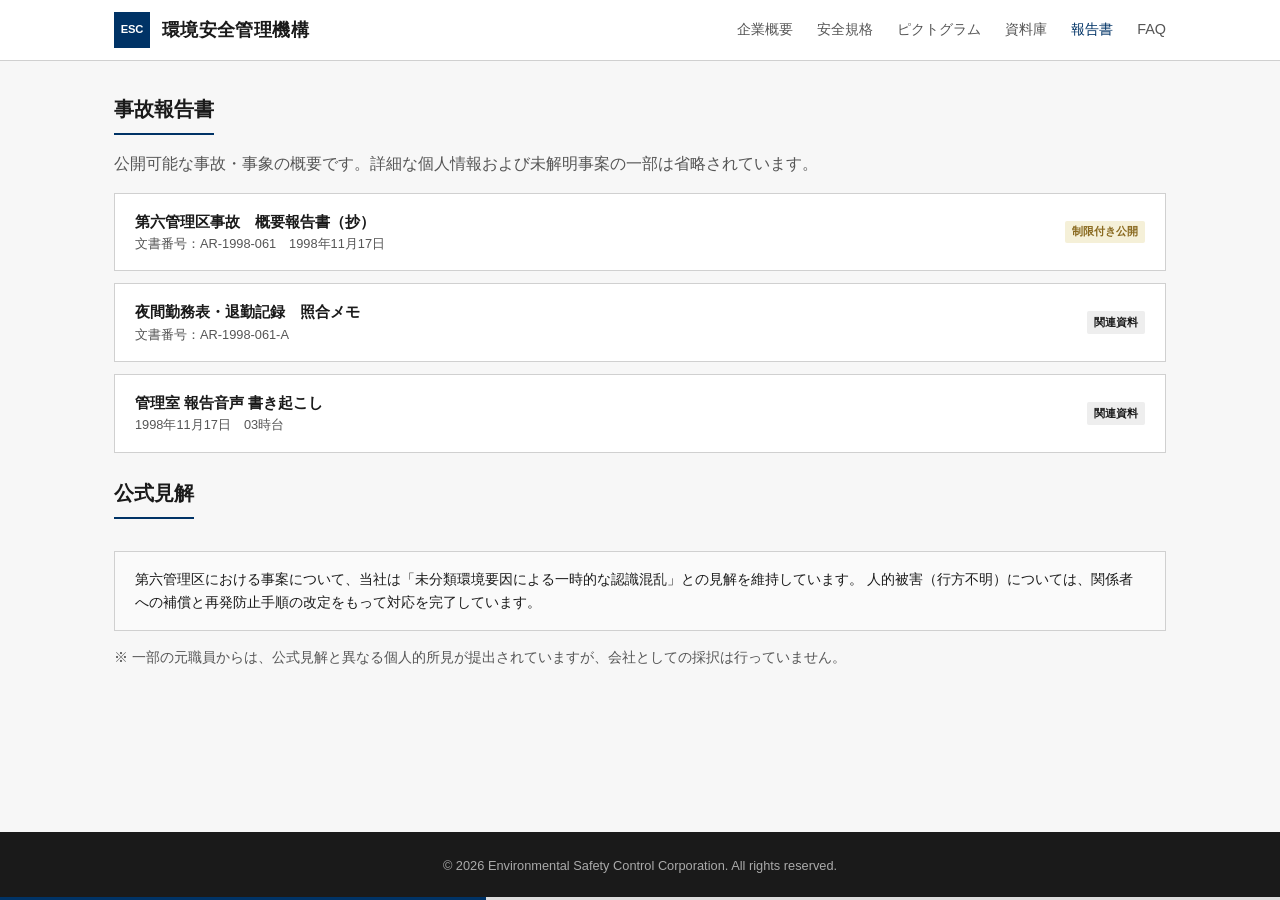
<file: reports.html>
<!DOCTYPE html>
<html lang="ja">
<head>
  <meta charset="UTF-8">
  <meta name="viewport" content="width=device-width, initial-scale=1">
  <title>事故報告書 | 株式会社環境安全管理機構</title>
  <link rel="stylesheet" href="css/style.css">
</head>
<body>
  <header class="site-header">
    <div class="header-inner">
      <a href="index.html" class="logo">
        <span class="logo-mark">ESC</span>
        <span>環境安全管理機構</span>
      </a>
      <nav class="nav">
        <a href="about.html">企業概要</a>
        <a href="standards.html">安全規格</a>
        <a href="pictograms.html">ピクトグラム</a>
        <a href="archive.html">資料庫</a>
        <a href="reports.html">報告書</a>
        <a href="faq.html">FAQ</a>
      </nav>
    </div>
  </header>

  <main class="main">
    <h1 class="section-title">事故報告書</h1>
    <p class="muted mb-2">
      公開可能な事故・事象の概要です。詳細な個人情報および未解明事案の一部は省略されています。
    </p>

    <div class="doc-list">
      <div class="doc-item" onclick="openDoc('accident_summary')">
        <div>
          <div class="doc-title">第六管理区事故　概要報告書（抄）</div>
          <div class="doc-meta">文書番号：AR-1998-061　1998年11月17日</div>
        </div>
        <span class="badge badge-warn">制限付き公開</span>
      </div>

      <div class="doc-item" onclick="openDoc('roster')">
        <div>
          <div class="doc-title">夜間勤務表・退勤記録　照合メモ</div>
          <div class="doc-meta">文書番号：AR-1998-061-A</div>
        </div>
        <span class="badge">関連資料</span>
      </div>

      <div class="doc-item" onclick="openDoc('audio_transcript')">
        <div>
          <div class="doc-title">管理室 報告音声 書き起こし</div>
          <div class="doc-meta">1998年11月17日　03時台</div>
        </div>
        <span class="badge">関連資料</span>
      </div>
    </div>

    <section class="section mt-3">
      <h2 class="section-title">公式見解</h2>
      <div class="notice">
        第六管理区における事案について、当社は「未分類環境要因による一時的な認識混乱」との見解を維持しています。
        人的被害（行方不明）については、関係者への補償と再発防止手順の改定をもって対応を完了しています。
      </div>
      <p class="small muted mt-2">
        ※ 一部の元職員からは、公式見解と異なる個人的所見が提出されていますが、会社としての採択は行っていません。
      </p>
    </section>

    <section class="section">
      <div class="notice danger" id="bad-end-notice" style="display:none;">
        <strong>最終確認結果</strong><br>
        当該施設における事故発生人数：0名<br>
        <span class="small">すべての記録は正常範囲内と判断されました。</span>
      </div>
    </section>
  </main>

  <footer class="site-footer">
    <p>© 2026 Environmental Safety Control Corporation. All rights reserved.</p>
  </footer>
  <script src="js/main.js"></script>
  <script src="js/documents.js"></script>
  <script>
    document.addEventListener('DOMContentLoaded', () => {
      // If player somehow reaches bad end path
      if (ESC.hasFlag('viewed_bad_end')) {
        document.getElementById('bad-end-notice').style.display = 'block';
      }
    });
  </script>
</body>
</html>
</file>
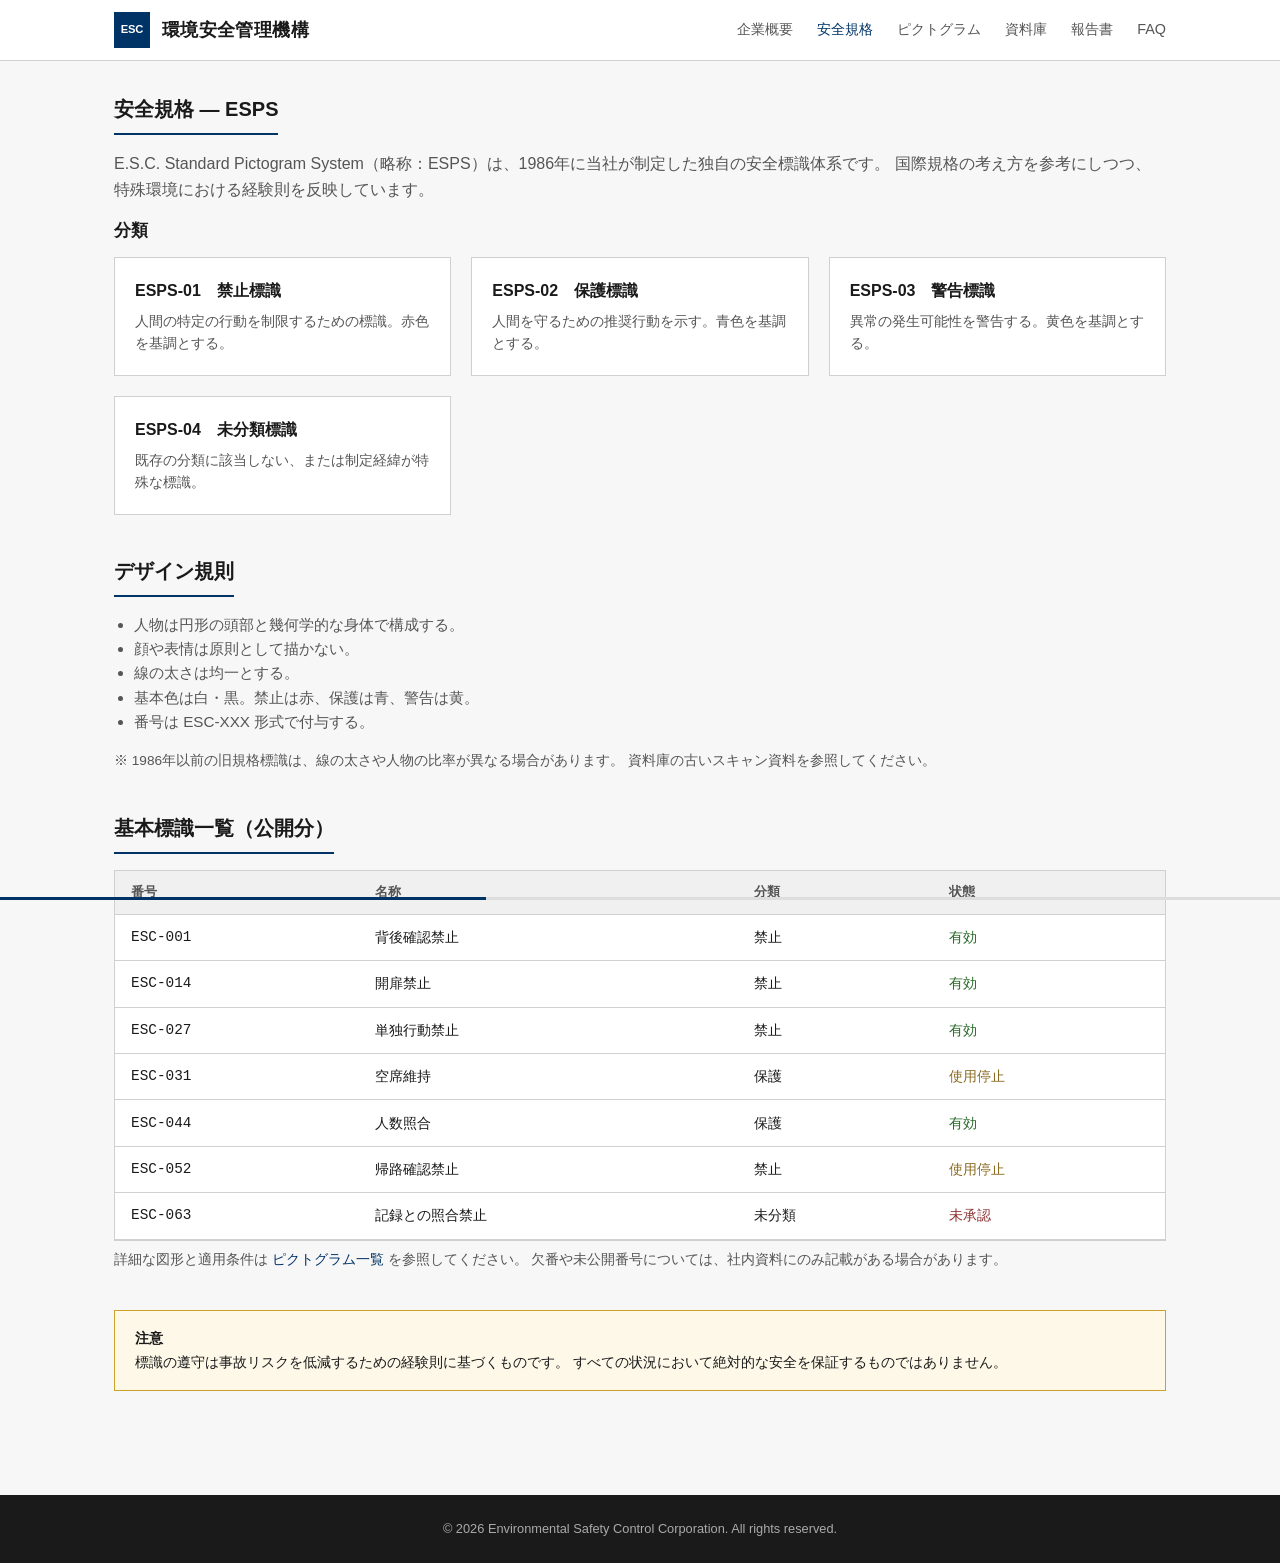
<file: standards.html>
<!DOCTYPE html>
<html lang="ja">
<head>
  <meta charset="UTF-8">
  <meta name="viewport" content="width=device-width, initial-scale=1">
  <title>安全規格 ESPS | 株式会社環境安全管理機構</title>
  <link rel="stylesheet" href="css/style.css">
</head>
<body>
  <header class="site-header">
    <div class="header-inner">
      <a href="index.html" class="logo">
        <span class="logo-mark">ESC</span>
        <span>環境安全管理機構</span>
      </a>
      <nav class="nav">
        <a href="about.html">企業概要</a>
        <a href="standards.html">安全規格</a>
        <a href="pictograms.html">ピクトグラム</a>
        <a href="archive.html">資料庫</a>
        <a href="reports.html">報告書</a>
        <a href="faq.html">FAQ</a>
      </nav>
    </div>
  </header>

  <main class="main">
    <h1 class="section-title">安全規格 — ESPS</h1>
    <p class="muted mb-2">
      E.S.C. Standard Pictogram System（略称：ESPS）は、1986年に当社が制定した独自の安全標識体系です。
      国際規格の考え方を参考にしつつ、特殊環境における経験則を反映しています。
    </p>

    <section class="section">
      <h2 style="font-size:1.05rem;margin-bottom:0.75rem;">分類</h2>
      <div class="card-grid">
        <div class="card">
          <h3>ESPS-01　禁止標識</h3>
          <p>人間の特定の行動を制限するための標識。赤色を基調とする。</p>
        </div>
        <div class="card">
          <h3>ESPS-02　保護標識</h3>
          <p>人間を守るための推奨行動を示す。青色を基調とする。</p>
        </div>
        <div class="card">
          <h3>ESPS-03　警告標識</h3>
          <p>異常の発生可能性を警告する。黄色を基調とする。</p>
        </div>
        <div class="card">
          <h3>ESPS-04　未分類標識</h3>
          <p>既存の分類に該当しない、または制定経緯が特殊な標識。</p>
        </div>
      </div>
    </section>

    <section class="section">
      <h2 class="section-title">デザイン規則</h2>
      <ul style="padding-left:1.25rem;color:var(--text-muted);font-size:0.95rem;">
        <li>人物は円形の頭部と幾何学的な身体で構成する。</li>
        <li>顔や表情は原則として描かない。</li>
        <li>線の太さは均一とする。</li>
        <li>基本色は白・黒。禁止は赤、保護は青、警告は黄。</li>
        <li>番号は ESC-XXX 形式で付与する。</li>
      </ul>
      <p class="small muted mt-2">
        ※ 1986年以前の旧規格標識は、線の太さや人物の比率が異なる場合があります。
        資料庫の古いスキャン資料を参照してください。
      </p>
    </section>

    <section class="section">
      <h2 class="section-title">基本標識一覧（公開分）</h2>
      <div class="table-wrap">
        <table>
          <thead>
            <tr>
              <th>番号</th>
              <th>名称</th>
              <th>分類</th>
              <th>状態</th>
            </tr>
          </thead>
          <tbody>
            <tr>
              <td class="mono">ESC-001</td>
              <td>背後確認禁止</td>
              <td>禁止</td>
              <td><span class="status-active">有効</span></td>
            </tr>
            <tr>
              <td class="mono">ESC-014</td>
              <td>開扉禁止</td>
              <td>禁止</td>
              <td><span class="status-active">有効</span></td>
            </tr>
            <tr>
              <td class="mono">ESC-027</td>
              <td>単独行動禁止</td>
              <td>禁止</td>
              <td><span class="status-active">有効</span></td>
            </tr>
            <tr>
              <td class="mono">ESC-031</td>
              <td>空席維持</td>
              <td>保護</td>
              <td><span class="status-stopped">使用停止</span></td>
            </tr>
            <tr>
              <td class="mono">ESC-044</td>
              <td>人数照合</td>
              <td>保護</td>
              <td><span class="status-active">有効</span></td>
            </tr>
            <tr>
              <td class="mono">ESC-052</td>
              <td>帰路確認禁止</td>
              <td>禁止</td>
              <td><span class="status-stopped">使用停止</span></td>
            </tr>
            <tr>
              <td class="mono">ESC-063</td>
              <td>記録との照合禁止</td>
              <td>未分類</td>
              <td><span class="status-unapproved">未承認</span></td>
            </tr>
            <tr id="esc000-row" class="hidden" data-require="reconstructed_000">
              <td class="mono">ESC-000</td>
              <td>帰還標識</td>
              <td>未分類</td>
              <td><span class="status-unregistered">未登録 → 復元済</span></td>
            </tr>
          </tbody>
        </table>
      </div>
      <p class="small muted mt-1">
        詳細な図形と適用条件は <a href="pictograms.html">ピクトグラム一覧</a> を参照してください。
        欠番や未公開番号については、社内資料にのみ記載がある場合があります。
      </p>
    </section>

    <section class="section">
      <div class="notice warn">
        <strong>注意</strong><br>
        標識の遵守は事故リスクを低減するための経験則に基づくものです。
        すべての状況において絶対的な安全を保証するものではありません。
      </div>
    </section>
  </main>

  <footer class="site-footer">
    <p>© 2026 Environmental Safety Control Corporation. All rights reserved.</p>
  </footer>
  <script src="js/main.js"></script>
  <script>
    document.addEventListener('DOMContentLoaded', () => {
      if (ESC.hasFlag('reconstructed_000')) {
        const row = document.getElementById('esc000-row');
        if (row) row.classList.remove('hidden');
      }
    });
  </script>
</body>
</html>
</file>
<file: css/style.css>
/* NO ENTRY - E.S.C. Corporate Style */
:root {
  --bg: #f7f7f7;
  --bg-alt: #ffffff;
  --text: #1a1a1a;
  --text-muted: #555555;
  --border: #d0d0d0;
  --accent: #003366;
  --accent-hover: #002244;
  --warn: #c9a227;
  --danger: #a32020;
  --protect: #1a4a7a;
  --paper: #f4f1ea;
  --scan: #e8e4d9;
}

* {
  box-sizing: border-box;
  margin: 0;
  padding: 0;
}

html {
  font-size: 16px;
  scroll-behavior: smooth;
}

body {
  font-family: "Helvetica Neue", Helvetica, Arial, "Noto Sans JP", sans-serif;
  background: var(--bg);
  color: var(--text);
  line-height: 1.6;
  min-height: 100vh;
  display: flex;
  flex-direction: column;
}

a {
  color: var(--accent);
  text-decoration: none;
}

a:hover {
  text-decoration: underline;
}

/* Header */
.site-header {
  background: var(--bg-alt);
  border-bottom: 1px solid var(--border);
  padding: 0.75rem 0;
  position: sticky;
  top: 0;
  z-index: 100;
}

.header-inner {
  max-width: 1100px;
  margin: 0 auto;
  padding: 0 1.5rem;
  display: flex;
  align-items: center;
  justify-content: space-between;
  gap: 1rem;
}

.logo {
  display: flex;
  align-items: center;
  gap: 0.75rem;
  font-weight: 700;
  font-size: 1.15rem;
  color: var(--text);
  letter-spacing: 0.02em;
}

.logo-mark {
  width: 36px;
  height: 36px;
  background: var(--accent);
  color: #fff;
  display: flex;
  align-items: center;
  justify-content: center;
  font-size: 0.7rem;
  font-weight: 700;
  letter-spacing: -0.02em;
}

.nav {
  display: flex;
  gap: 1.5rem;
  flex-wrap: wrap;
}

.nav a {
  color: var(--text-muted);
  font-size: 0.9rem;
  font-weight: 500;
}

.nav a:hover,
.nav a.active {
  color: var(--accent);
}

/* Main */
.main {
  flex: 1;
  max-width: 1100px;
  width: 100%;
  margin: 0 auto;
  padding: 2rem 1.5rem 4rem;
}

/* Hero */
.hero {
  background: var(--bg-alt);
  border: 1px solid var(--border);
  padding: 3rem 2.5rem;
  margin-bottom: 2.5rem;
}

.hero h1 {
  font-size: 1.75rem;
  font-weight: 700;
  margin-bottom: 0.5rem;
  letter-spacing: 0.01em;
}

.hero .tagline {
  color: var(--text-muted);
  font-size: 1rem;
  margin-bottom: 1.5rem;
}

.hero p {
  max-width: 620px;
  color: var(--text-muted);
}

/* Sections */
.section {
  margin-bottom: 2.5rem;
}

.section-title {
  font-size: 1.25rem;
  font-weight: 700;
  margin-bottom: 1rem;
  padding-bottom: 0.5rem;
  border-bottom: 2px solid var(--accent);
  display: inline-block;
}

.card-grid {
  display: grid;
  grid-template-columns: repeat(auto-fill, minmax(260px, 1fr));
  gap: 1.25rem;
}

.card {
  background: var(--bg-alt);
  border: 1px solid var(--border);
  padding: 1.25rem;
  transition: border-color 0.15s;
}

.card:hover {
  border-color: var(--accent);
}

.card h3 {
  font-size: 1rem;
  margin-bottom: 0.4rem;
}

.card p {
  font-size: 0.875rem;
  color: var(--text-muted);
}

/* Tables */
.table-wrap {
  overflow-x: auto;
  border: 1px solid var(--border);
  background: var(--bg-alt);
}

table {
  width: 100%;
  border-collapse: collapse;
  font-size: 0.9rem;
}

th, td {
  padding: 0.7rem 1rem;
  text-align: left;
  border-bottom: 1px solid var(--border);
}

th {
  background: #f0f0f0;
  font-weight: 600;
  font-size: 0.8rem;
  text-transform: uppercase;
  letter-spacing: 0.03em;
  color: var(--text-muted);
}

tr:last-child td {
  border-bottom: none;
}

tr:hover td {
  background: #fafafa;
}

/* Pictogram grid */
.picto-grid {
  display: grid;
  grid-template-columns: repeat(auto-fill, minmax(180px, 1fr));
  gap: 1.25rem;
}

.picto-card {
  background: var(--bg-alt);
  border: 1px solid var(--border);
  padding: 1rem;
  text-align: center;
  cursor: pointer;
  transition: border-color 0.15s, box-shadow 0.15s;
}

.picto-card:hover {
  border-color: var(--accent);
  box-shadow: 0 2px 8px rgba(0,0,0,0.06);
}

.picto-card.locked {
  opacity: 0.45;
  cursor: not-allowed;
  pointer-events: none;
}

.picto-svg {
  width: 96px;
  height: 96px;
  margin: 0 auto 0.75rem;
  display: block;
}

.picto-id {
  font-family: "Courier New", monospace;
  font-size: 0.8rem;
  color: var(--text-muted);
  margin-bottom: 0.25rem;
}

.picto-name {
  font-size: 0.9rem;
  font-weight: 600;
}

.picto-status {
  font-size: 0.75rem;
  margin-top: 0.35rem;
}

.status-active { color: #2a6a2a; }
.status-stopped { color: #8a6a20; }
.status-unapproved { color: #8a3030; }
.status-unregistered { color: #666; }

/* Detail panel */
.detail-panel {
  background: var(--bg-alt);
  border: 1px solid var(--border);
  padding: 1.5rem;
  margin-top: 1.5rem;
  display: none;
}

.detail-panel.visible {
  display: block;
}

.detail-header {
  display: flex;
  gap: 1.5rem;
  align-items: flex-start;
  margin-bottom: 1.25rem;
  flex-wrap: wrap;
}

.detail-meta {
  flex: 1;
  min-width: 200px;
}

.detail-meta h2 {
  font-size: 1.2rem;
  margin-bottom: 0.5rem;
}

.meta-list {
  list-style: none;
  font-size: 0.875rem;
}

.meta-list li {
  margin-bottom: 0.3rem;
  color: var(--text-muted);
}

.meta-list strong {
  color: var(--text);
  display: inline-block;
  min-width: 6.5em;
}

/* Documents / paper style */
.doc-list {
  display: flex;
  flex-direction: column;
  gap: 0.75rem;
}

.doc-item {
  background: var(--bg-alt);
  border: 1px solid var(--border);
  padding: 1rem 1.25rem;
  display: flex;
  justify-content: space-between;
  align-items: center;
  gap: 1rem;
  cursor: pointer;
  transition: border-color 0.15s;
}

.doc-item:hover {
  border-color: var(--accent);
}

.doc-item.locked {
  opacity: 0.5;
  cursor: not-allowed;
  pointer-events: none;
}

.doc-title {
  font-weight: 600;
  font-size: 0.95rem;
}

.doc-meta {
  font-size: 0.8rem;
  color: var(--text-muted);
}

/* Paper / scan style for documents */
.paper {
  background: var(--paper);
  border: 1px solid #c8c2b4;
  box-shadow: 0 1px 3px rgba(0,0,0,0.08);
  padding: 2rem 2.25rem;
  max-width: 720px;
  margin: 0 auto 2rem;
  position: relative;
  font-family: "Georgia", "Times New Roman", serif;
  font-size: 0.95rem;
  line-height: 1.7;
  color: #2a2a2a;
}

.paper.scan {
  background: var(--scan);
  background-image:
    linear-gradient(rgba(0,0,0,0.02) 1px, transparent 1px),
    linear-gradient(90deg, rgba(0,0,0,0.02) 1px, transparent 1px);
  background-size: 20px 20px;
}

.paper .doc-header {
  border-bottom: 1px solid #b0a890;
  padding-bottom: 0.75rem;
  margin-bottom: 1.25rem;
}

.paper .doc-header h1 {
  font-size: 1.15rem;
  font-weight: 700;
  margin-bottom: 0.35rem;
}

.paper .doc-meta-line {
  font-size: 0.8rem;
  color: #5a5a5a;
  font-family: "Helvetica Neue", Arial, sans-serif;
}

.paper .handwritten {
  font-family: "Segoe Print", "Comic Sans MS", cursive;
  font-size: 1.05rem;
  line-height: 1.85;
  color: #1a1a1a;
}

.paper .stamp {
  display: inline-block;
  border: 2px solid #a32020;
  color: #a32020;
  padding: 0.15rem 0.5rem;
  font-size: 0.7rem;
  font-weight: 700;
  letter-spacing: 0.05em;
  transform: rotate(-6deg);
  margin-left: 0.5rem;
}

.paper .redacted {
  background: #1a1a1a;
  color: #1a1a1a;
  padding: 0 0.2em;
  user-select: none;
}

.paper .note {
  margin-top: 1.5rem;
  padding: 0.75rem 1rem;
  background: rgba(0,0,0,0.04);
  border-left: 3px solid #8a6a20;
  font-size: 0.85rem;
  font-family: "Helvetica Neue", Arial, sans-serif;
}

/* FAQ */
.faq-item {
  background: var(--bg-alt);
  border: 1px solid var(--border);
  margin-bottom: 0.75rem;
}

.faq-q {
  padding: 1rem 1.25rem;
  font-weight: 600;
  cursor: pointer;
  display: flex;
  justify-content: space-between;
  align-items: center;
}

.faq-q:hover {
  background: #fafafa;
}

.faq-a {
  padding: 0 1.25rem 1.25rem;
  display: none;
  color: var(--text-muted);
  font-size: 0.95rem;
}

.faq-item.open .faq-a {
  display: block;
}

/* Footer */
.site-footer {
  background: #1a1a1a;
  color: #aaa;
  padding: 1.5rem;
  font-size: 0.8rem;
  text-align: center;
}

.site-footer a {
  color: #ccc;
}

/* Utility */
.muted { color: var(--text-muted); }
.small { font-size: 0.85rem; }
.mono { font-family: "Courier New", monospace; }
.mt-1 { margin-top: 0.5rem; }
.mt-2 { margin-top: 1rem; }
.mt-3 { margin-top: 1.5rem; }
.mb-2 { margin-bottom: 1rem; }
.hidden { display: none !important; }
.text-center { text-align: center; }
.badge {
  display: inline-block;
  padding: 0.15rem 0.45rem;
  font-size: 0.7rem;
  font-weight: 600;
  background: #eee;
  border-radius: 2px;
}

.badge-danger { background: #f5e0e0; color: #a32020; }
.badge-warn { background: #f5f0d8; color: #8a6a20; }
.badge-ok { background: #e0f0e0; color: #2a6a2a; }

/* Progress indicator (subtle) */
.progress-bar {
  position: fixed;
  bottom: 0;
  left: 0;
  right: 0;
  height: 3px;
  background: #ddd;
  z-index: 200;
}

.progress-fill {
  height: 100%;
  background: var(--accent);
  width: 0%;
  transition: width 0.4s ease;
}

/* Modal for documents */
.modal-overlay {
  position: fixed;
  inset: 0;
  background: rgba(0,0,0,0.55);
  z-index: 300;
  display: none;
  align-items: flex-start;
  justify-content: center;
  padding: 2rem 1rem;
  overflow-y: auto;
}

.modal-overlay.visible {
  display: flex;
}

.modal-content {
  background: var(--bg);
  max-width: 800px;
  width: 100%;
  position: relative;
  margin-bottom: 2rem;
}

.modal-close {
  position: absolute;
  top: 0.75rem;
  right: 0.75rem;
  background: #333;
  color: #fff;
  border: none;
  width: 32px;
  height: 32px;
  cursor: pointer;
  font-size: 1.1rem;
  line-height: 1;
  z-index: 10;
}

.modal-close:hover {
  background: #000;
}

/* Ending screens */
.ending-screen {
  text-align: center;
  padding: 3rem 1.5rem;
  max-width: 640px;
  margin: 0 auto;
}

.ending-screen h1 {
  font-size: 1.5rem;
  margin-bottom: 1rem;
}

.ending-screen .epilogue {
  text-align: left;
  margin-top: 2rem;
  padding: 1.5rem;
  background: var(--bg-alt);
  border: 1px solid var(--border);
  font-size: 0.95rem;
  line-height: 1.75;
}

/* Responsive */
@media (max-width: 700px) {
  .header-inner {
    flex-direction: column;
    align-items: flex-start;
  }
  .nav {
    gap: 1rem;
  }
  .hero {
    padding: 2rem 1.25rem;
  }
  .paper {
    padding: 1.25rem 1rem;
  }
  .detail-header {
    flex-direction: column;
  }
}

/* Subtle anomaly effects (only when unlocked) */
.anomaly-text {
  letter-spacing: 0.02em;
}

.glitch-once {
  animation: none;
}

/* Input for puzzle answers */
.puzzle-input {
  display: flex;
  gap: 0.5rem;
  margin-top: 1rem;
  flex-wrap: wrap;
}

.puzzle-input input {
  flex: 1;
  min-width: 180px;
  padding: 0.55rem 0.75rem;
  border: 1px solid var(--border);
  font-size: 0.95rem;
  font-family: inherit;
}

.puzzle-input button {
  padding: 0.55rem 1.1rem;
  background: var(--accent);
  color: #fff;
  border: none;
  cursor: pointer;
  font-size: 0.9rem;
  font-weight: 600;
}

.puzzle-input button:hover {
  background: var(--accent-hover);
}

.puzzle-feedback {
  margin-top: 0.75rem;
  font-size: 0.9rem;
}

.puzzle-feedback.ok { color: #2a6a2a; }
.puzzle-feedback.ng { color: #a32020; }

/* Timeline */
.timeline {
  border-left: 2px solid var(--border);
  margin-left: 0.75rem;
  padding-left: 1.5rem;
}

.timeline-item {
  position: relative;
  margin-bottom: 1.5rem;
}

.timeline-item::before {
  content: "";
  position: absolute;
  left: -1.85rem;
  top: 0.35rem;
  width: 10px;
  height: 10px;
  background: var(--accent);
  border-radius: 50%;
}

.timeline-year {
  font-weight: 700;
  font-size: 0.9rem;
  color: var(--accent);
}

.timeline-event {
  font-size: 0.9rem;
  color: var(--text-muted);
}

/* Notice boxes */
.notice {
  padding: 1rem 1.25rem;
  border: 1px solid var(--border);
  background: #fafafa;
  font-size: 0.9rem;
  margin: 1rem 0;
}

.notice.warn {
  border-color: var(--warn);
  background: #fdf8e8;
}

.notice.danger {
  border-color: var(--danger);
  background: #faf0f0;
}




/* Factual contradiction callout */
.contradiction-block {
  margin: 1.25rem 0;
  padding: 1rem 1.1rem;
  border-left: 3px solid #a32020;
  background: #faf6f6;
  font-family: "Courier New", monospace;
  font-size: 0.9rem;
  line-height: 1.7;
}
.contradiction-block .bad {
  color: #a32020;
  font-weight: 700;
}
</file>
